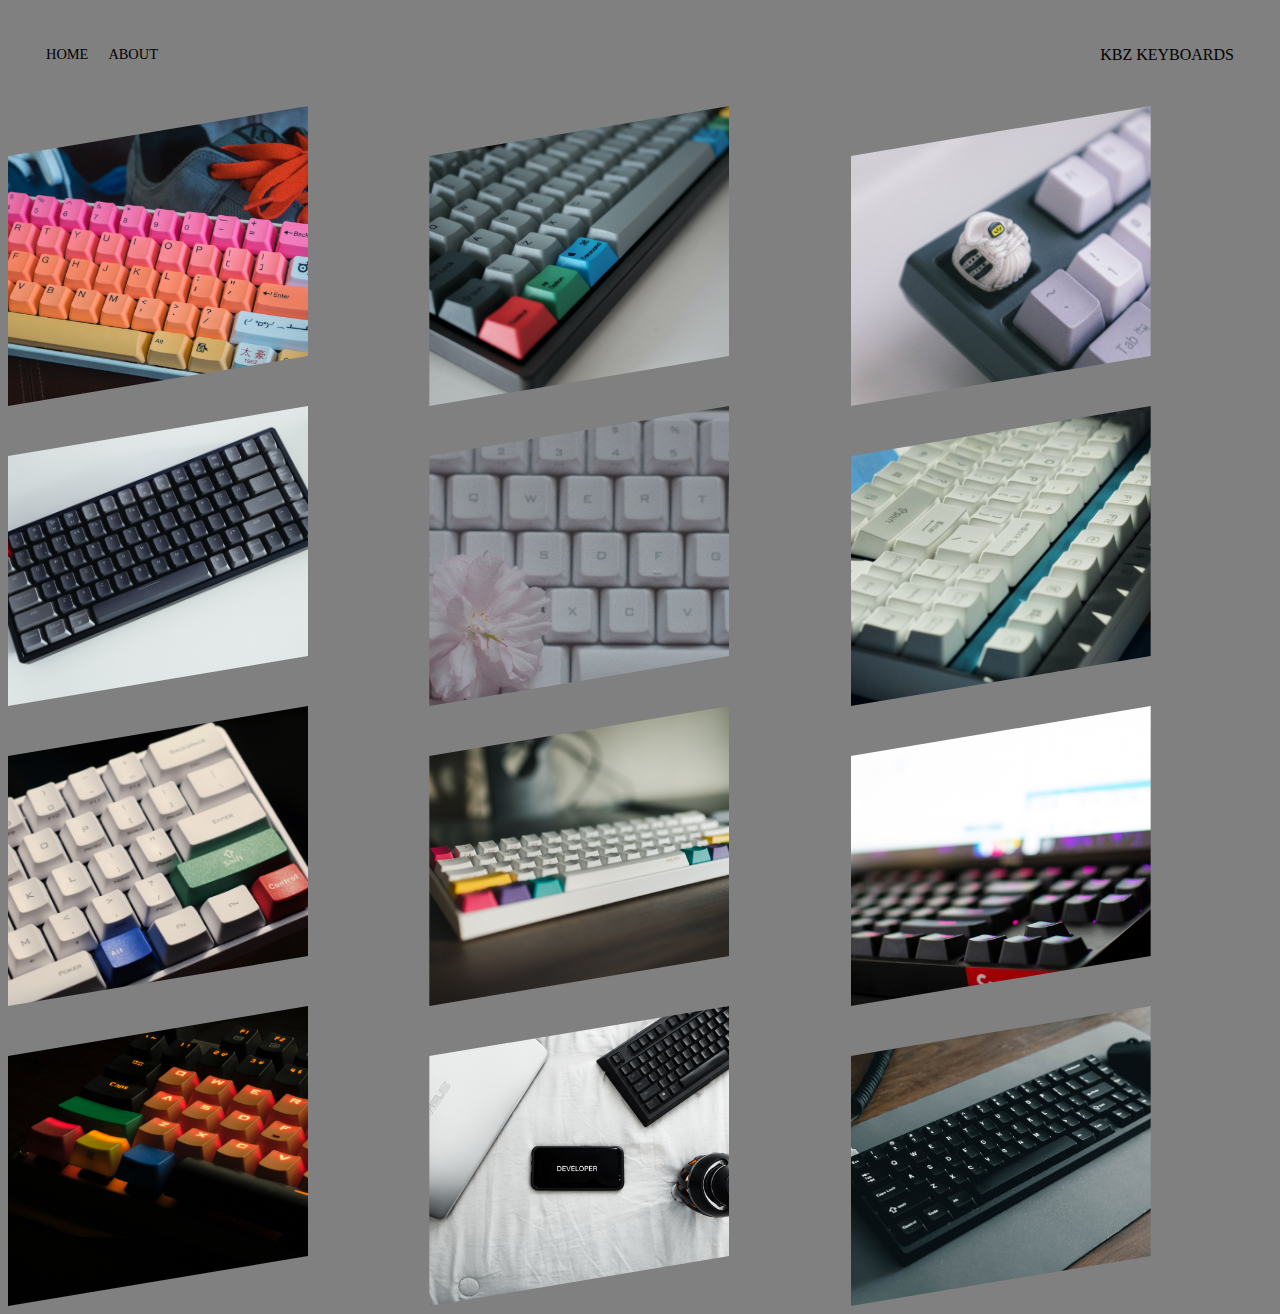
<file: index.html>
<!DOCTYPE html>

<html>
<head>
    <meta charset="utf-8" />
    <title style="background-color:grey;">Page Title</title>
    <link href="https://fonts.googleapis.com/css2?family=Lato&display=swap" rel="stylesheet">
    <link rel="stylesheet" href="styles.css">
<head>
<body style="background-color:grey;">
    <div class="container">
        <div class="nav-wrapper">
            <div class="leftcolumn">
                <div class="nav-link-wrapper active-nav-link">
                    <a href="index.html">Home</a>
                </div>
                <div class="nav-link-wrapper active-nav-link">
                    <a href="about.html">About</a>
                </div>
            </div>
            <div class="rightcolumn">
                <div class="brandname">
                    <div class="brandnamelogo">
                        <!--img src="images/logos/kbzlogo.PNG"-->
                    </div>
                    <div>KBZ KEYBOARDS</div>
                </div>
            </div>
        </div>
    </div>
    <div class="content-wrapper">
        <div class="portfolio-items-wrapper">

            <div class="portfolio-item-wrapper">
                <div class="portfolio-image-background" style="background-image:url(images/image1.jpg)"></div>
                <div class="image-text-wrapper">
                    <div class="logo-wrapper">
                        <!--img src="images/logos/kbzlogo.PNG"-->
                    </div>
                    <div class="subtitle">
                        High quality mechanical keyboards for enthusiasts.
                    </div>
                </div>
            </div>
            <div class="portfolio-item-wrapper">
                <div class="portfolio-image-background" style="background-image:url(images/image2.jpg)"></div>
                <div class="image-text-wrapper">
                    <div class="logo-wrapper">
                        <!--img src="images/logos/kbzlogo.PNG"-->
                    </div>
                    <div class="subtitle">
                        High quality mechanical keyboards for enthusiasts.
                    </div>
                </div>
            </div>
            <div class="portfolio-item-wrapper">
                <div class="portfolio-image-background" style="background-image:url(images/image3.jpg)"></div>
                <div class="image-text-wrapper">
                    <div class="logo-wrapper">
                        <!--img src="images/logos/kbzlogo.PNG"-->
                    </div>
                    <div class="subtitle">
                        High quality mechanical keyboards for enthusiasts.
                    </div>
                </div>
            </div>
            <div class="portfolio-item-wrapper">
                <div class="portfolio-image-background" style="background-image:url(images/image4.jpg)"></div>
                <div class="image-text-wrapper">
                    <div class="logo-wrapper">
                        <!--img src="images/logos/kbzlogo.PNG"-->
                    </div>
                    <div class="subtitle">
                        High quality mechanical keyboards for enthusiasts.
                    </div>
                </div>
            </div>
            <div class="portfolio-item-wrapper">
                <div class="portfolio-image-background" style="background-image:url(images/image5.jpg)"></div>
                <div class="image-text-wrapper">
                    <div class="logo-wrapper">
                        <!--img src="images/logos/kbzlogo.PNG"-->
                    </div>
                    <div class="subtitle">
                        High quality mechanical keyboards for enthusiasts.
                    </div>
                </div>
            </div>
            <div class="portfolio-item-wrapper">
                <div class="portfolio-image-background" style="background-image:url(images/image6.jpg)"></div>
                <div class="image-text-wrapper">
                    <div class="logo-wrapper">
                        <!--img src="images/logos/kbzlogo.PNG"-->
                    </div>
                    <div class="subtitle">
                        High quality mechanical keyboards for enthusiasts.
                    </div>
                </div>
            </div>
            <div class="portfolio-item-wrapper">
                <div class="portfolio-image-background" style="background-image:url(images/image7.jpg)"></div>
                <div class="image-text-wrapper">
                    <div class="logo-wrapper">
                        <!--img src="images/logos/kbzlogo.PNG"-->
                    </div>
                    <div class="subtitle">
                        High quality mechanical keyboards for enthusiasts.
                    </div>
                </div>
            </div>
            <div class="portfolio-item-wrapper">
                <div class="portfolio-image-background" style="background-image:url(images/image8.jpg)"></div>
                <div class="image-text-wrapper">
                    <div class="logo-wrapper">
                        <!--img src="images/logos/kbzlogo.PNG"-->
                    </div>
                    <div class="subtitle">
                        High quality mechanical keyboards for enthusiasts.
                    </div>
                </div>
            </div>
            <div class="portfolio-item-wrapper">
                <div class="portfolio-image-background" style="background-image:url(images/image9.jpg)"></div>
                <div class="image-text-wrapper">
                    <div class="logo-wrapper">
                        <!--img src="images/logos/kbzlogo.PNG"-->
                    </div>
                    <div class="subtitle">
                        High quality mechanical keyboards for enthusiasts.
                    </div>
                </div>
            </div>
            <div class="portfolio-item-wrapper">
                <div class="portfolio-image-background" style="background-image:url(images/image10.jpg)"></div>
                <div class="image-text-wrapper">
                    <div class="logo-wrapper">
                        <!--img src="images/logos/kbzlogo.PNG"-->
                    </div>
                    <div class="subtitle">
                        High quality mechanical keyboards for enthusiasts.
                    </div>
                </div>
            </div>
            <div class="portfolio-item-wrapper">
                <div class="portfolio-image-background" style="background-image:url(images/image11.jpg)"></div>
                <div class="image-text-wrapper">
                    <div class="logo-wrapper">
                        <!--img src="images/logos/kbzlogo.PNG"-->
                    </div>
                    <div class="subtitle">
                        High quality mechanical keyboards for enthusiasts.
                    </div>
                </div>
            </div>
            <div class="portfolio-item-wrapper">
                <div class="portfolio-image-background" style="background-image:url(images/image12.jpg)"></div>
                <div class="image-text-wrapper">
                    <div class="logo-wrapper">
                        <!--img src="images/logos/kbzlogo.PNG"-->
                    </div>
                    <div class="subtitle">
                        High quality mechanical keyboards for enthusiasts.
                    </div>
                </div>
            </div>

        </div>
    </div>
</body>
<script>
    const portfolioItems = document.querySelectorAll('.portfolio-item-wrapper')
    portfolioItems.forEach(portfolioItem => {
        portfolioItem.addEventListener('mouseover', () =>{
            //console.log(portfolioItem);
            //console.log(portfolioItem.childNodes[1].classList);
            portfolioItem.childNodes[1].classList.add('image-darken');
        })
        portfolioItem.addEventListener('mouseout', () =>{
            portfolioItem.childNodes[1].classList.remove('image-darken');
        })
    })
</script>
</html>
</file>
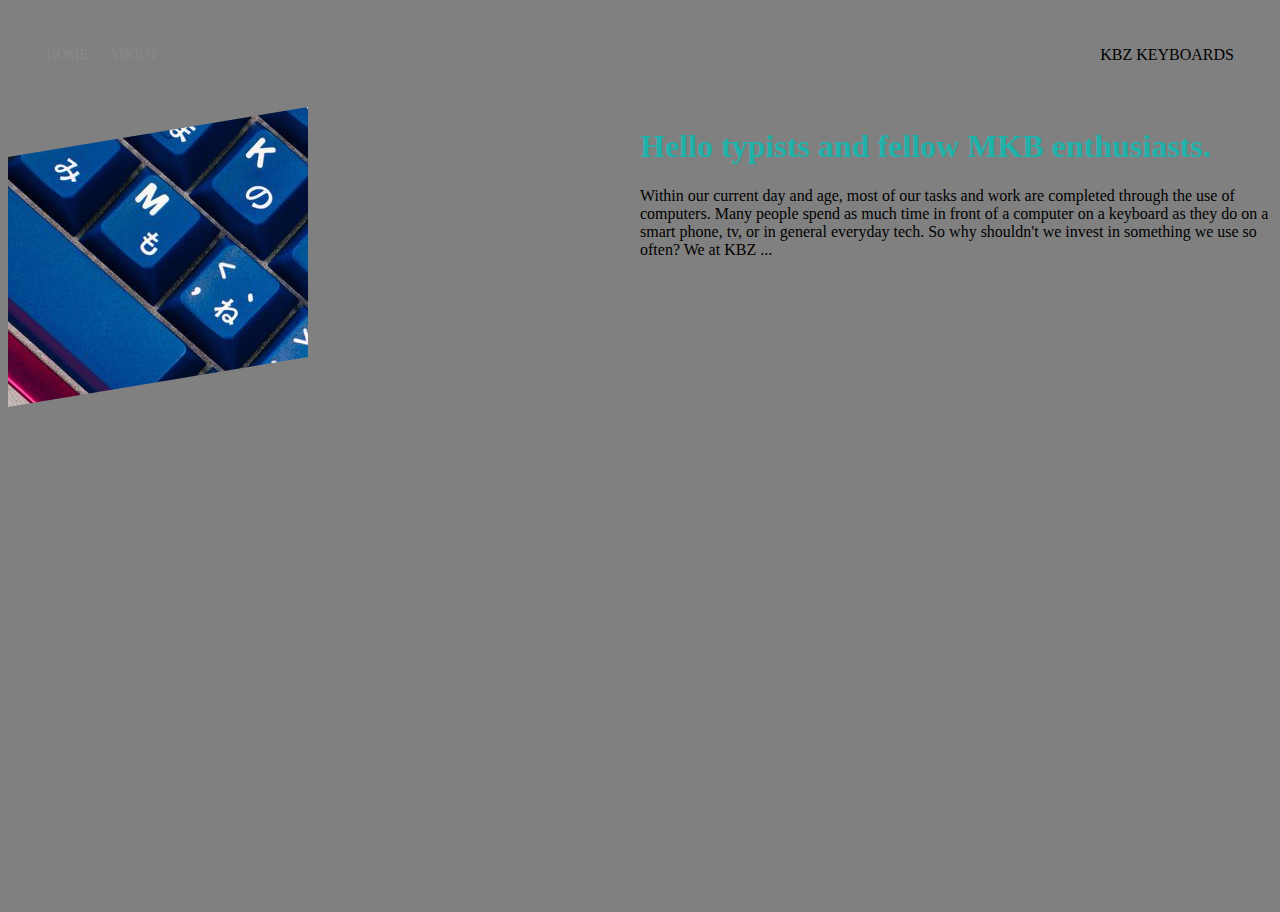
<file: about.html>
<!DOCTYPE html>

<html>
<head>
    <meta charset="utf-8" />
    <title style="background-color:gray;">About</title>
    <link href="https://fonts.googleapis.com/css2?family=Lato&display=swap" rel="stylesheet">
    <link rel="stylesheet" href="styles.css">
<head>
<body style="background-color: gray;">
    <div class="container">
        <div class="nav-wrapper">
            <div class="leftcolumn">
                <div class="nav-link-wrapper">
                    <a href="index.html">Home</a>
                </div>
                <div class="nav-link-wrapper">
                    <a href="about.html">About</a>
                </div>
            </div>
            <div class="rightcolumn">
                <div class="brandname">
                    <div>KBZ KEYBOARDS</div>
                </div>
            </div>
        </div>
    </div>
    <div class="content-wrapper">
        <div class="two-column-wrapper">

            <div class="profile-image-wrapper">
                <img src="images/profile/tfue.jpg">
            </div>

            <div class="profile-content-wrapper">
                <h1>Hello typists and fellow MKB enthusiasts.</h1>
                <p>Within our current day and age, most of our tasks and work are completed through the use of computers. 
                    Many people spend as much time in front of a computer on a keyboard as they do on a smart phone, tv, 
                    or in general everyday tech. So why shouldn't we invest in something we use so often? We at KBZ ...
                </p>
            </div>

        </div>
    </div>
</body>
</html>
</file>
<file: styles.css>
/*Master Styles*/
.body {
    margin: 0px;
    font-family: "Lato", sans-serif;
}

.container {
    display: grid;
    grid-template-columns: 1fr;
    
}

/*Nav Styles*/
.nav-wrapper {
    display: flex;
    justify-content: space-between;
    padding: 38px;
}

.leftcolumn {
    display: flex;
}
.rightcolumn {
    display: flex;
}

.nav-wrapper > .leftcolumn > div{
    margin-right: 20px;
    font-size: .9em;
    text-transform: uppercase;
}

.nav-link-wrapper {
    height: 22px;
    border-bottom: 1px solid transparent;
    transition: 0.5s;
}

.nav-link-wrapper a{
    color: #8a8a8a;
    text-decoration: none;
    transition: 0.5s;
}

.nav-link-wrapper:hover{
    border-bottom: 1px solid black;
}

.nav-link-wrapper a:hover{
    color: black;
}

.active-nav-link {
    border-bottom: black;
}

.active-nav-link a{
    color: black !important;
}

/*Portfolio Styles*/
.portfolio-items-wrapper {
    display: grid;
    grid-template-columns: 1fr 1fr 1fr;
}

.portfolio-item-wrapper {
    position: relative;
}

.portfolio-image-background {
    /*height: 300px;
    width: 100%; */
    background-size: cover;
    background-position: center;
    background-repeat: no-repeat;

    width: 300px;
    height: 300px;
    clip-path: polygon( 0 50px, 
                        0 300px, 
                        300px 250px, 
                        300px 0);
}

.image-text-wrapper {
    position: absolute;
    top: 0;
    display: flex;
    flex-direction: column;
    justify-content: center;
    align-items: center;
    height: 100%;
    text-align: center;
    padding-left: 100px;
    padding-right: 100px;
}

.logo-wrapper img{
    width: 50%;
    margin-bottom: 20px;
}

.image-text-wrapper .subtitle{
    transition: 1s;
    font-weight: 600;
    color: transparent;
}
.image-text-wrapper:hover .subtitle {
    font-weight: 600;
    color: lightseagreen;

}

.image-darken {
    transition: 1s;
    filter: brightness(10%);

}

/*About Page Styles*/

.two-column-wrapper {
    display: grid;
    justify-content: space-evenly;
    grid-template-columns: 1fr 1fr;
}

.profile-image-wrapper {
    padding-left: 0px;
    width: 120px;
    height: 120px;
    clip-path: polygon( 0 50px, 
                        0 300px, 
                        300px 250px, 
                        300px 0 );
    border-radius: 50px;
}

.profile-content-wrapper {
    padding-right: 0px;
}

.profile-content-wrapper h1{
    color: lightseagreen;
}
</file>
